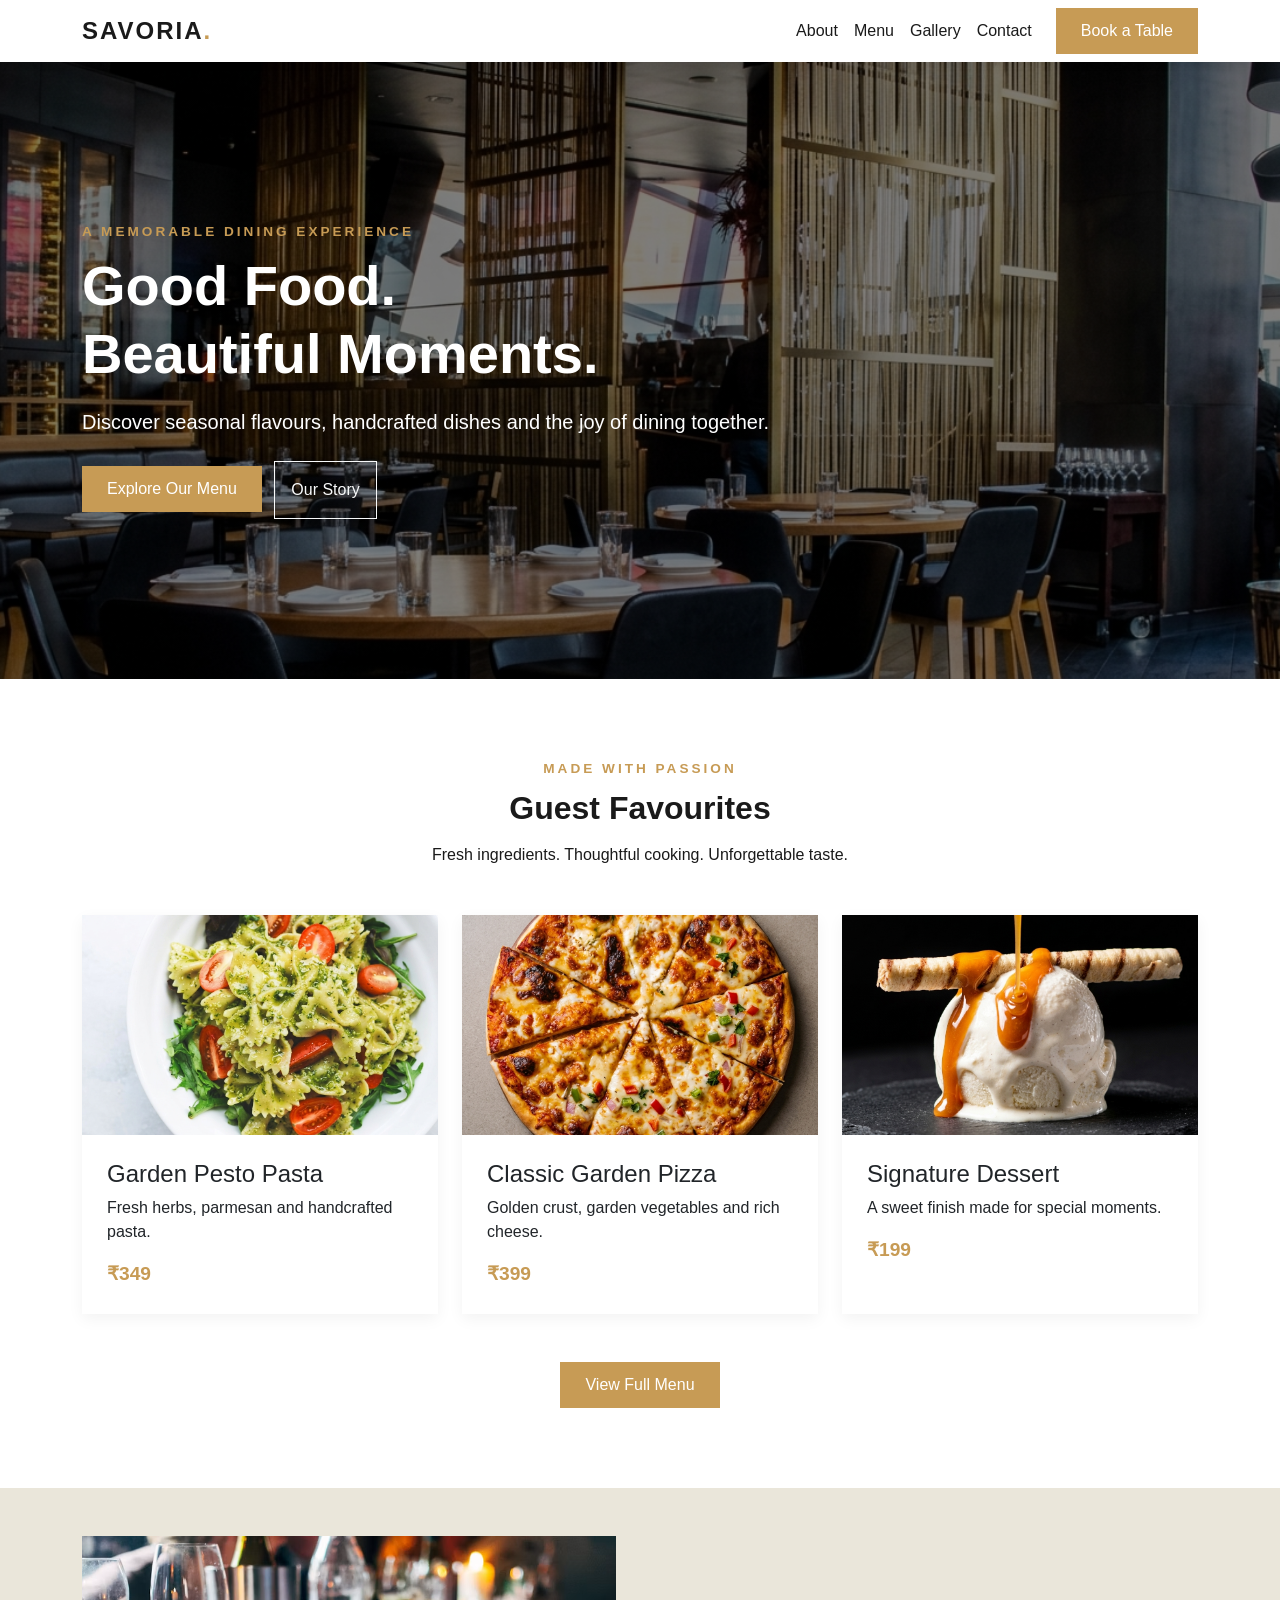
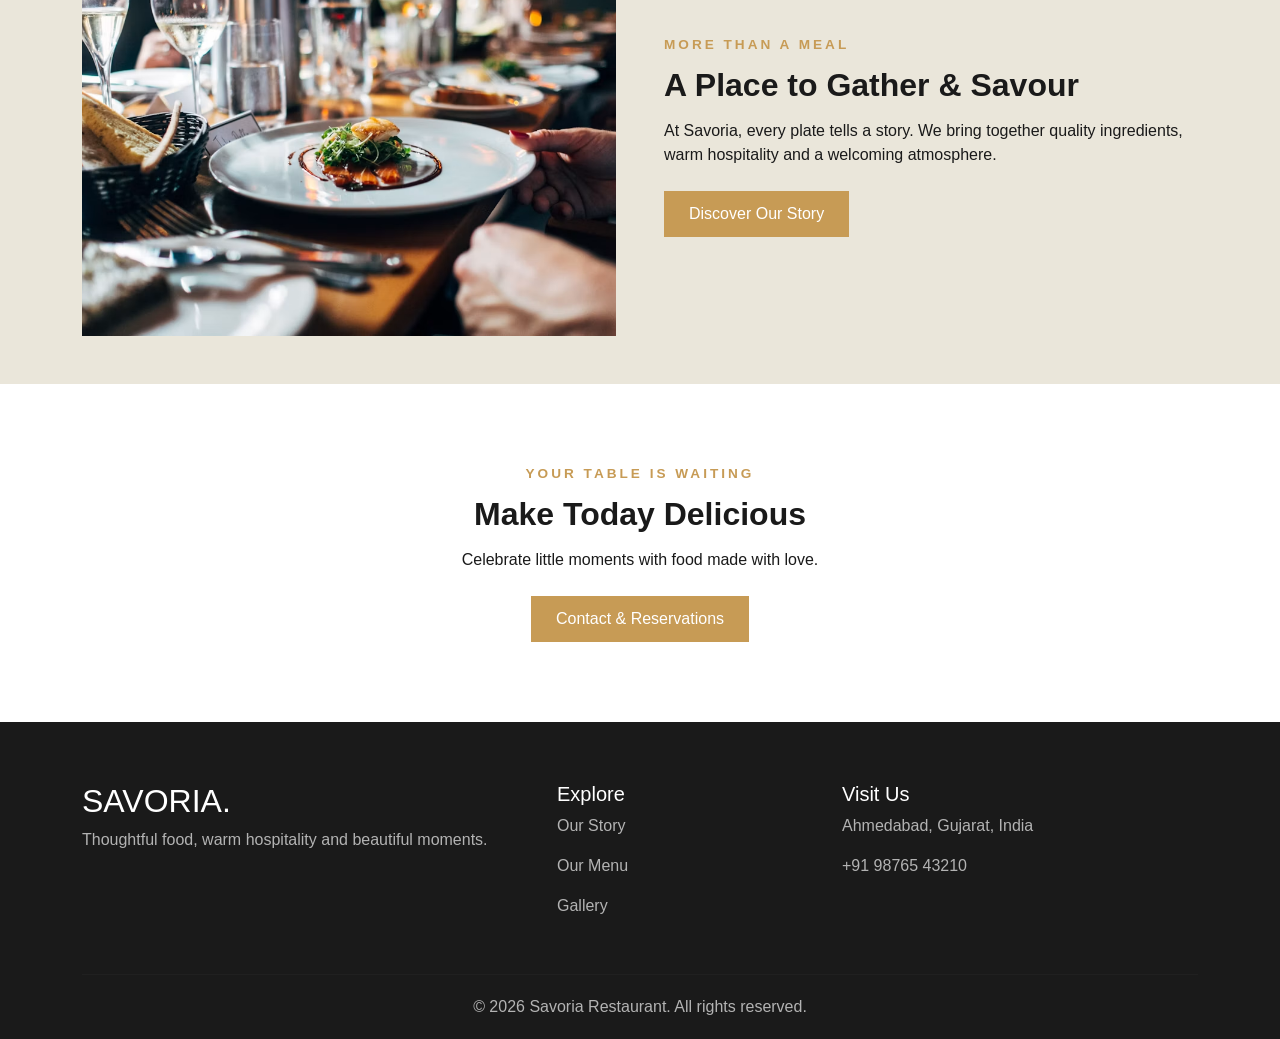
<file: index.html>
<!DOCTYPE html>
<html lang="en">
<head>
  <meta charset="UTF-8">
  <meta name="viewport" content="width=device-width, initial-scale=1">
  <title>Savoria | Fine Dining Experience</title>
  <link href="https://cdn.jsdelivr.net/npm/bootstrap@5.3.3/dist/css/bootstrap.min.css" rel="stylesheet">
  <link rel="stylesheet" href="css/style.css">
</head>
<body>

<nav class="navbar navbar-expand-lg sticky-top">
  <div class="container">
    <a class="navbar-brand" href="index.html">SAVORIA<span class="brand-dot">.</span></a>
    <button class="navbar-toggler" type="button" data-bs-toggle="collapse" data-bs-target="#nav"
      aria-controls="nav" aria-expanded="false" aria-label="Toggle navigation">
      <span class="navbar-toggler-icon"></span>
    </button>
    <div class="collapse navbar-collapse" id="nav">
      <ul class="navbar-nav ms-auto align-items-lg-center">
        <li class="nav-item"><a class="nav-link" href="About.html">About</a></li>
        <li class="nav-item"><a class="nav-link" href="Menu.html">Menu</a></li>
        <li class="nav-item"><a class="nav-link" href="Gallery.html">Gallery</a></li>
        <li class="nav-item"><a class="nav-link" href="Contact.html">Contact</a></li>
        <li class="nav-item ms-lg-3"><a class="btn-savoria" href="Contact.html">Book a Table</a></li>
      </ul>
    </div>
  </div>
</nav>

<header class="hero">
  <div class="container">
    <div class="hero-content">
      <p class="eyebrow">A memorable dining experience</p>
      <h1>Good Food.<br>Beautiful Moments.</h1>
      <p class="fs-5 mb-4">Discover seasonal flavours, handcrafted dishes and the joy of dining together.</p>
      <a href="Menu.html" class="btn-savoria me-2">Explore Our Menu</a>
      <a href="About.html" class="btn btn-outline-light rounded-0 p-3">Our Story</a>
    </div>
  </div>
</header>

<section class="section-space">
  <div class="container">
    <div class="text-center mb-5">
      <p class="eyebrow">Made with passion</p>
      <h2 class="section-title">Guest Favourites</h2>
      <p>Fresh ingredients. Thoughtful cooking. Unforgettable taste.</p>
    </div>
    <div class="row g-4">
      <div class="col-md-4">
        <div class="card food-card">
          <img src="image/photo2.png" alt="Fresh pasta">
          <div class="card-body">
            <h3 class="h4">Garden Pesto Pasta</h3>
            <p>Fresh herbs, parmesan and handcrafted pasta.</p>
            <span class="price">₹349</span>
          </div>
        </div>
      </div>
      <div class="col-md-4">
        <div class="card food-card">
          <img src="image/photo3.png" alt="Fresh pizza">
          <div class="card-body">
            <h3 class="h4">Classic Garden Pizza</h3>
            <p>Golden crust, garden vegetables and rich cheese.</p>
            <span class="price">₹399</span>
          </div>
        </div>
      </div>
      <div class="col-md-4">
        <div class="card food-card">
          <img src="image/photo4.png" alt="Dessert">
          <div class="card-body">
            <h3 class="h4">Signature Dessert</h3>
            <p>A sweet finish made for special moments.</p>
            <span class="price">₹199</span>
          </div>
        </div>
      </div>
    </div>
    <div class="text-center mt-5">
      <a href="Menu.html" class="btn-savoria">View Full Menu</a>
    </div>
  </div>
</section>

<section class="py-5 section-warm">
  <div class="container">
    <div class="row align-items-center g-5">
      <div class="col-lg-6">
        <img class="about-image" src="image/photo5.png" alt="Restaurant dining">
      </div>
      <div class="col-lg-6">
        <p class="eyebrow">More than a meal</p>
        <h2 class="section-title">A Place to Gather &amp; Savour</h2>
        <p>At Savoria, every plate tells a story. We bring together quality ingredients, warm hospitality and a welcoming atmosphere.</p>
        <a href="About.html" class="btn-savoria mt-2">Discover Our Story</a>
      </div>
    </div>
  </div>
</section>

<section class="section-space text-center">
  <div class="container">
    <p class="eyebrow">Your table is waiting</p>
    <h2 class="section-title">Make Today Delicious</h2>
    <p class="mb-4">Celebrate little moments with food made with love.</p>
    <a href="Contact.html" class="btn-savoria">Contact &amp; Reservations</a>
  </div>
</section>

<footer>
  <div class="container">
    <div class="row g-4">
      <div class="col-md-5">
        <h2>SAVORIA.</h2>
        <p>Thoughtful food, warm hospitality and beautiful moments.</p>
      </div>
      <div class="col-md-3">
        <h5>Explore</h5>
        <p><a href="About.html">Our Story</a></p>
        <p><a href="Menu.html">Our Menu</a></p>
        <p><a href="Gallery.html">Gallery</a></p>
      </div>
      <div class="col-md-4">
        <h5>Visit Us</h5>
        <p>Ahmedabad, Gujarat, India</p>
        <p><a href="tel:+919876543210">+91 98765 43210</a></p>
      </div>
    </div>
    <hr>
    <p class="text-center mb-0">© 2026 Savoria Restaurant. All rights reserved.</p>
  </div>
</footer>

<script src="https://cdn.jsdelivr.net/npm/bootstrap@5.3.3/dist/js/bootstrap.bundle.min.js"></script>
</body>
</html>
</file>
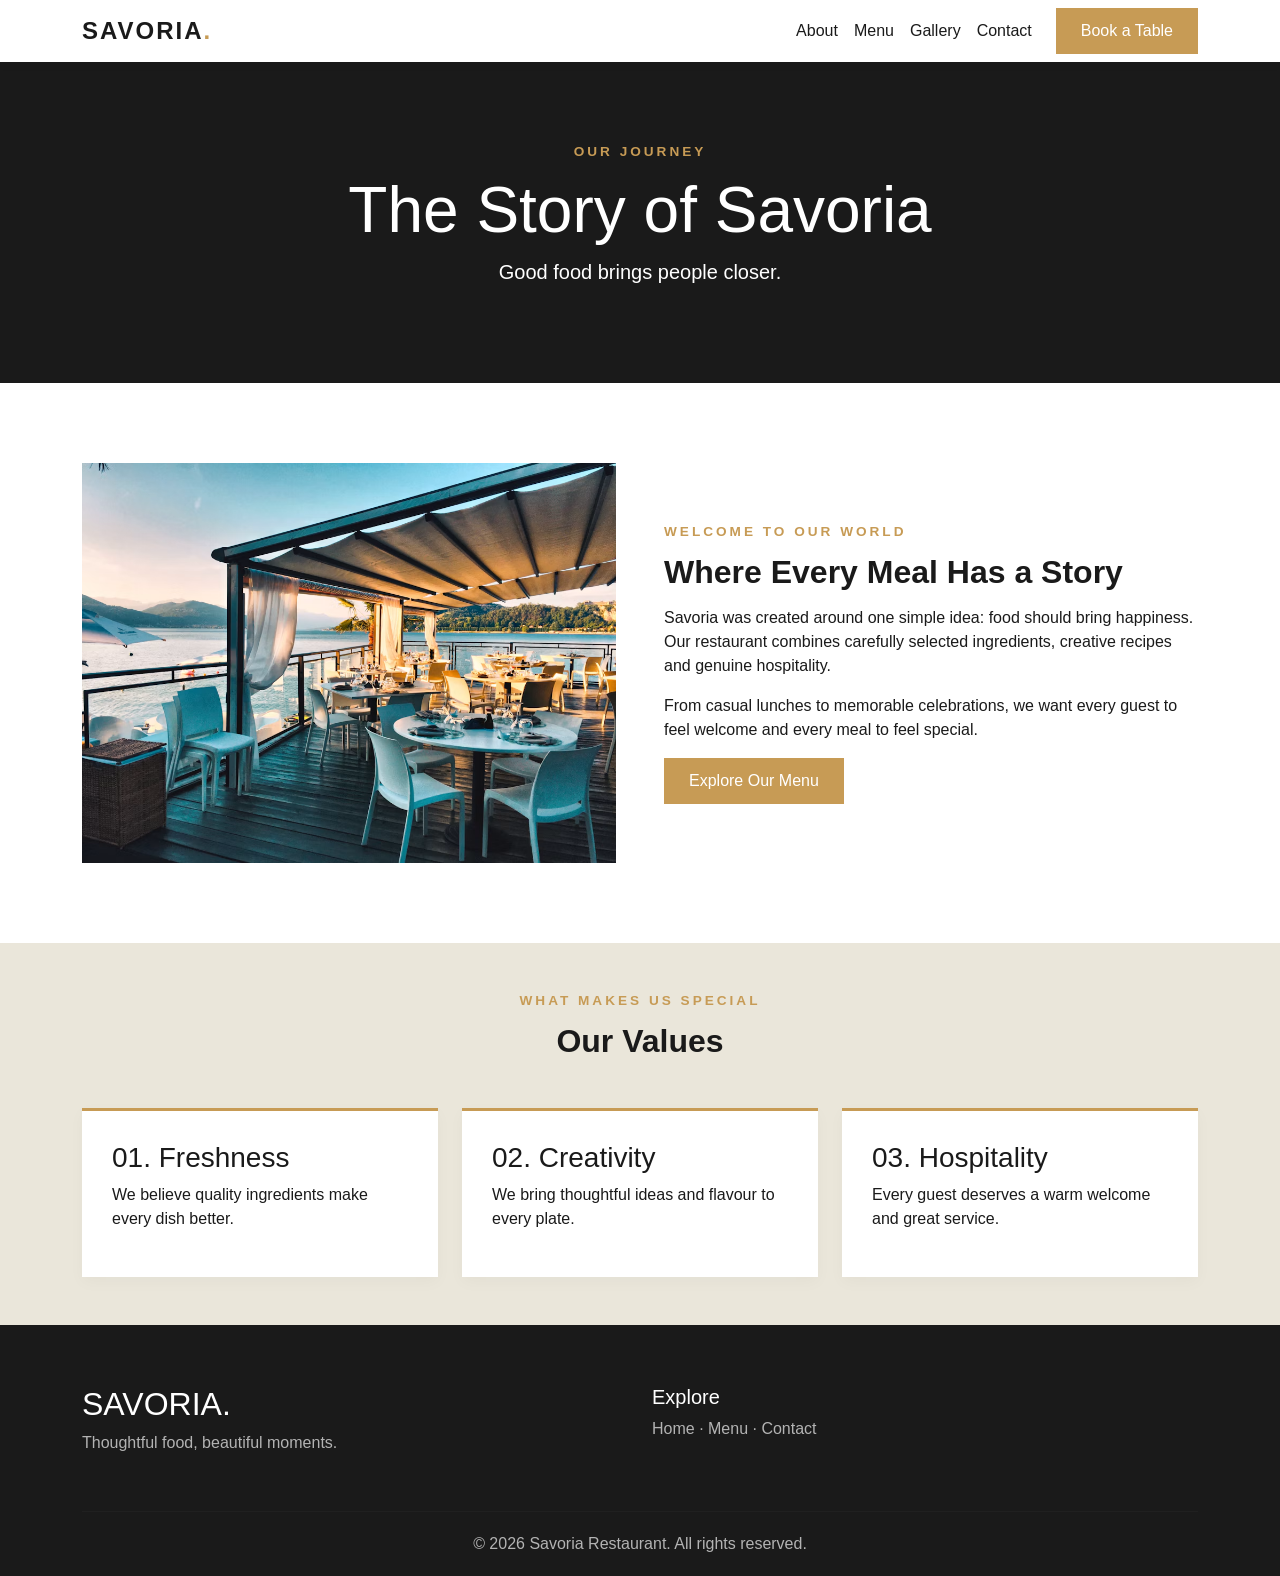
<file: About.html>
<!DOCTYPE html>
<html lang="en">
<head>
  <meta charset="UTF-8">
  <meta name="viewport" content="width=device-width, initial-scale=1">
  <title>Our Story | Savoria</title>
  <link href="https://cdn.jsdelivr.net/npm/bootstrap@5.3.3/dist/css/bootstrap.min.css" rel="stylesheet">
  <link rel="stylesheet" href="css/style.css">
</head>
<body>

<nav class="navbar navbar-expand-lg sticky-top">
  <div class="container">
    <a class="navbar-brand" href="index.html">SAVORIA<span class="brand-dot">.</span></a>
    <button class="navbar-toggler" type="button" data-bs-toggle="collapse" data-bs-target="#nav"
      aria-controls="nav" aria-expanded="false" aria-label="Toggle navigation">
      <span class="navbar-toggler-icon"></span>
    </button>
    <div class="collapse navbar-collapse" id="nav">
      <ul class="navbar-nav ms-auto align-items-lg-center">
        <li class="nav-item"><a class="nav-link" href="About.html">About</a></li>
        <li class="nav-item"><a class="nav-link" href="Menu.html">Menu</a></li>
        <li class="nav-item"><a class="nav-link" href="Gallery.html">Gallery</a></li>
        <li class="nav-item"><a class="nav-link" href="Contact.html">Contact</a></li>
        <li class="nav-item ms-lg-3"><a class="btn-savoria" href="Contact.html">Book a Table</a></li>
      </ul>
    </div>
  </div>
</nav>

<header class="page-banner">
  <div class="container">
    <p class="eyebrow">Our journey</p>
    <h1 class="display-3">The Story of Savoria</h1>
    <p class="fs-5">Good food brings people closer.</p>
  </div>
</header>

<section class="section-space">
  <div class="container">
    <div class="row align-items-center g-5">
      <div class="col-lg-6"><img class="about-image" src="image/photo6.png" alt="Beautiful restaurant interior"></div>
      <div class="col-lg-6">
        <p class="eyebrow">Welcome to our world</p>
        <h2 class="section-title">Where Every Meal Has a Story</h2>
        <p>Savoria was created around one simple idea: food should bring happiness. Our restaurant combines carefully selected ingredients, creative recipes and genuine hospitality.</p>
        <p>From casual lunches to memorable celebrations, we want every guest to feel welcome and every meal to feel special.</p>
        <a href="Menu.html" class="btn-savoria">Explore Our Menu</a>
      </div>
    </div>
  </div>
</section>

<section class="py-5 section-warm">
  <div class="container">
    <div class="text-center mb-5"><p class="eyebrow">What makes us special</p><h2 class="section-title">Our Values</h2></div>
    <div class="row g-4">
      <div class="col-md-4"><div class="feature-box"><h3>01. Freshness</h3><p>We believe quality ingredients make every dish better.</p></div></div>
      <div class="col-md-4"><div class="feature-box"><h3>02. Creativity</h3><p>We bring thoughtful ideas and flavour to every plate.</p></div></div>
      <div class="col-md-4"><div class="feature-box"><h3>03. Hospitality</h3><p>Every guest deserves a warm welcome and great service.</p></div></div>
    </div>
  </div>
</section>

<footer><div class="container"><div class="row g-4"><div class="col-md-6"><h2>SAVORIA.</h2><p>Thoughtful food, beautiful moments.</p></div><div class="col-md-6"><h5>Explore</h5><a href="index.html">Home</a> · <a href="Menu.html">Menu</a> · <a href="Contact.html">Contact</a></div></div><hr><p class="text-center mb-0">© 2026 Savoria Restaurant. All rights reserved.</p></div></footer>
<script src="https://cdn.jsdelivr.net/npm/bootstrap@5.3.3/dist/js/bootstrap.bundle.min.js"></script>
</body>
</html>
</file>
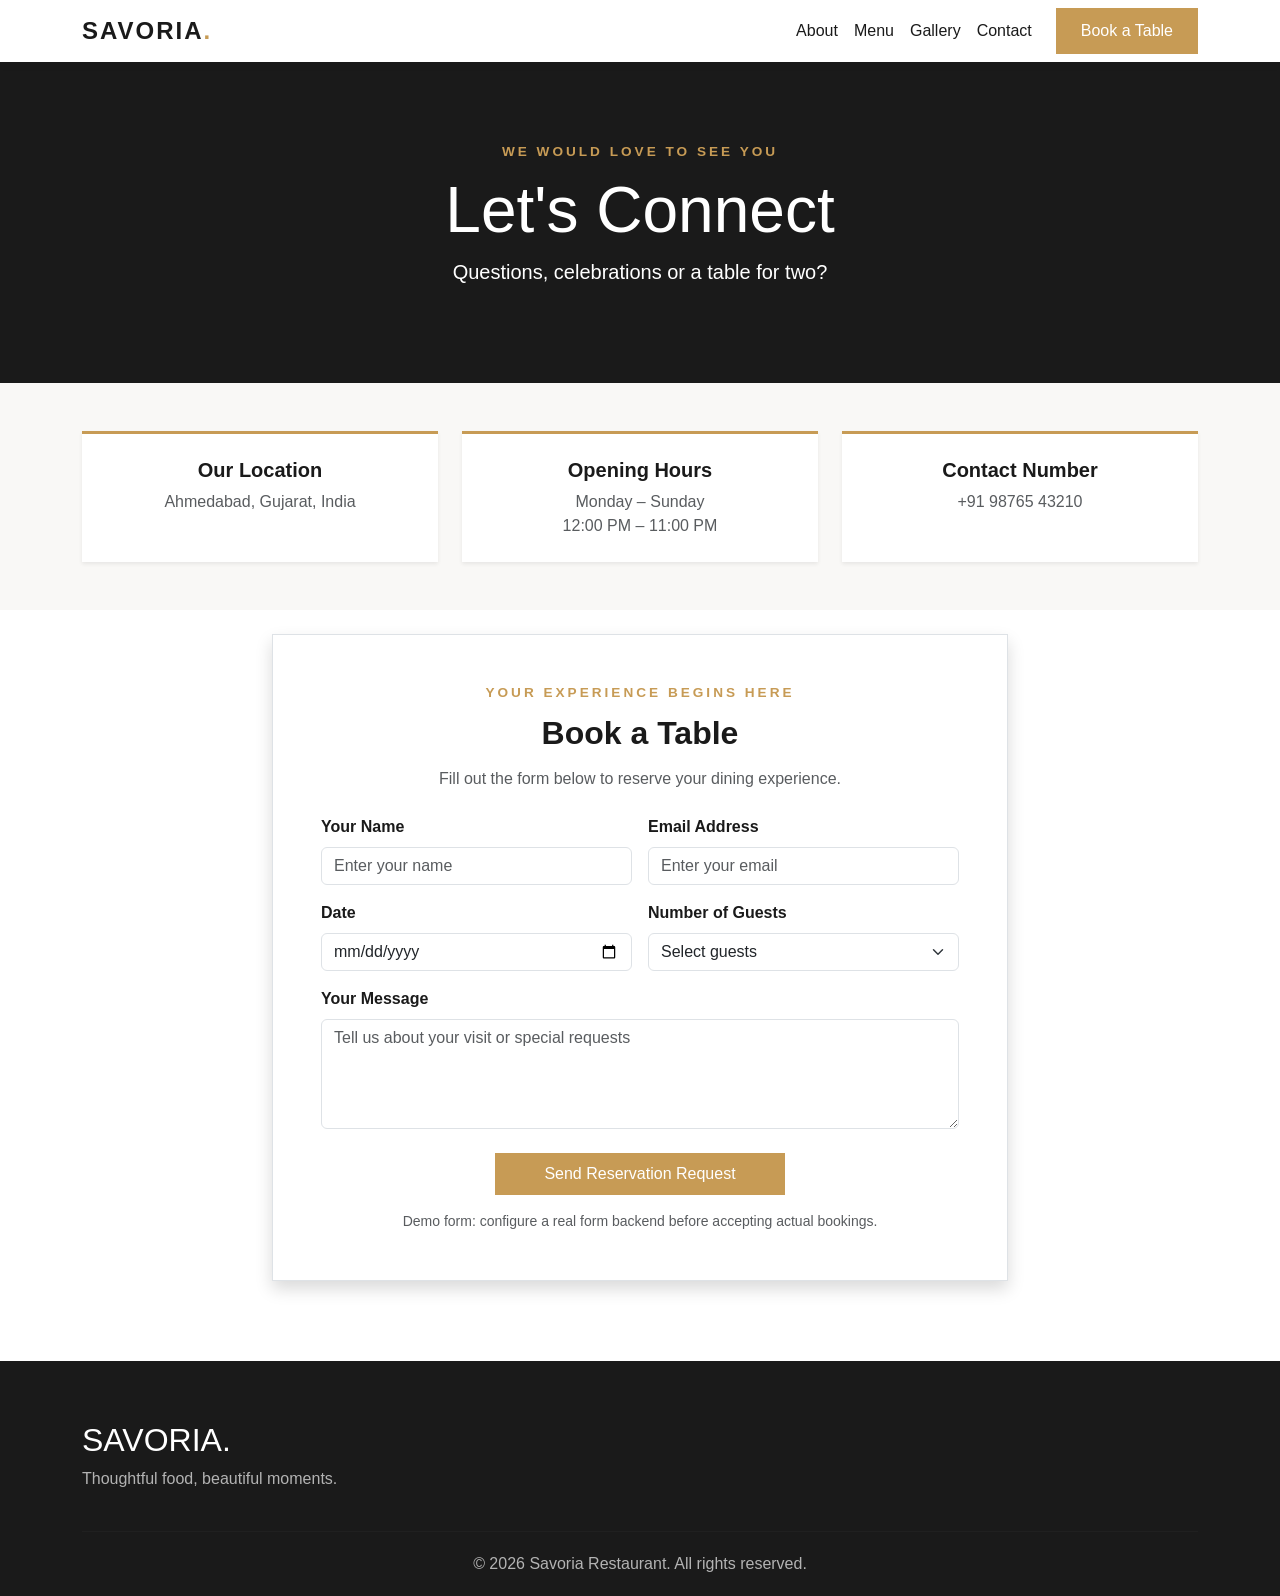
<file: Contact.html>
<!DOCTYPE html>
<html lang="en">
<head>
  <meta charset="UTF-8">
  <meta name="viewport" content="width=device-width, initial-scale=1">
  <title>Contact Us | Savoria</title>
  <link href="https://cdn.jsdelivr.net/npm/bootstrap@5.3.3/dist/css/bootstrap.min.css" rel="stylesheet">
  <link rel="stylesheet" href="css/style.css">
</head>
<body>

<nav class="navbar navbar-expand-lg sticky-top">
  <div class="container">
    <a class="navbar-brand" href="index.html">SAVORIA<span class="brand-dot">.</span></a>
    <button class="navbar-toggler" type="button" data-bs-toggle="collapse" data-bs-target="#nav"
      aria-controls="nav" aria-expanded="false" aria-label="Toggle navigation">
      <span class="navbar-toggler-icon"></span>
    </button>
    <div class="collapse navbar-collapse" id="nav">
      <ul class="navbar-nav ms-auto align-items-lg-center">
        <li class="nav-item"><a class="nav-link" href="About.html">About</a></li>
        <li class="nav-item"><a class="nav-link" href="Menu.html">Menu</a></li>
        <li class="nav-item"><a class="nav-link" href="Gallery.html">Gallery</a></li>
        <li class="nav-item"><a class="nav-link" href="Contact.html">Contact</a></li>
        <li class="nav-item ms-lg-3"><a class="btn-savoria" href="Contact.html">Book a Table</a></li>
      </ul>
    </div>
  </div>
</nav>

<header class="page-banner">
  <div class="container">
    <p class="eyebrow">We would love to see you</p>
    <h1 class="display-3">Let's Connect</h1>
    <p class="fs-5">Questions, celebrations or a table for two?</p>
  </div>
</header>

<section class="py-5 contact-section">
  <div class="container">
    <div class="row g-4 text-center">
      <div class="col-md-4"><div class="p-4 bg-white shadow-sm h-100 border-top border-3 accent-border"><h4 class="h5 fw-bold mb-2">Our Location</h4><p class="text-muted mb-0">Ahmedabad, Gujarat, India</p></div></div>
      <div class="col-md-4"><div class="p-4 bg-white shadow-sm h-100 border-top border-3 accent-border"><h4 class="h5 fw-bold mb-2">Opening Hours</h4><p class="text-muted mb-0">Monday – Sunday<br>12:00 PM – 11:00 PM</p></div></div>
      <div class="col-md-4"><div class="p-4 bg-white shadow-sm h-100 border-top border-3 accent-border"><h4 class="h5 fw-bold mb-2">Contact Number</h4><p class="text-muted mb-0"><a href="tel:+919876543210">+91 98765 43210</a></p></div></div>
    </div>
  </div>
</section>

<section class="section-space pt-4" id="reservation">
  <div class="container">
    <div class="row justify-content-center">
      <div class="col-lg-8">
        <div class="p-4 p-md-5 bg-white shadow border">
          <div class="text-center mb-4">
            <p class="eyebrow">Your experience begins here</p>
            <h2 class="section-title">Book a Table</h2>
            <p class="text-muted">Fill out the form below to reserve your dining experience.</p>
          </div>
          <form action="#" method="post">
            <div class="row g-3">
              <div class="col-md-6"><label for="guest-name" class="form-label fw-semibold">Your Name</label><input id="guest-name" type="text" class="form-control" name="Name" placeholder="Enter your name" required></div>
              <div class="col-md-6"><label for="guest-email" class="form-label fw-semibold">Email Address</label><input id="guest-email" type="email" class="form-control" name="Email" placeholder="Enter your email" required></div>
              <div class="col-md-6"><label for="booking-date" class="form-label fw-semibold">Date</label><input id="booking-date" type="date" class="form-control" name="Date" required></div>
              <div class="col-md-6"><label for="guest-count" class="form-label fw-semibold">Number of Guests</label><select id="guest-count" class="form-select" name="Guests" required><option value="">Select guests</option><option>1 Guest</option><option>2 Guests</option><option>3 Guests</option><option>4 Guests</option><option>5+ Guests</option></select></div>
              <div class="col-12"><label for="guest-message" class="form-label fw-semibold">Your Message</label><textarea id="guest-message" class="form-control" name="Message" rows="4" placeholder="Tell us about your visit or special requests"></textarea></div>
              <div class="col-12 text-center mt-4"><button type="submit" class="btn-savoria px-5 py-2">Send Reservation Request</button></div>
            </div>
          </form>
          <p class="text-muted small text-center mt-3 mb-0">Demo form: configure a real form backend before accepting actual bookings.</p>
        </div>
      </div>
    </div>
  </div>
</section>

<footer><div class="container"><h2>SAVORIA.</h2><p>Thoughtful food, beautiful moments.</p><hr><p class="text-center mb-0">© 2026 Savoria Restaurant. All rights reserved.</p></div></footer>
<script src="https://cdn.jsdelivr.net/npm/bootstrap@5.3.3/dist/js/bootstrap.bundle.min.js"></script>
</body>
</html>
</file>
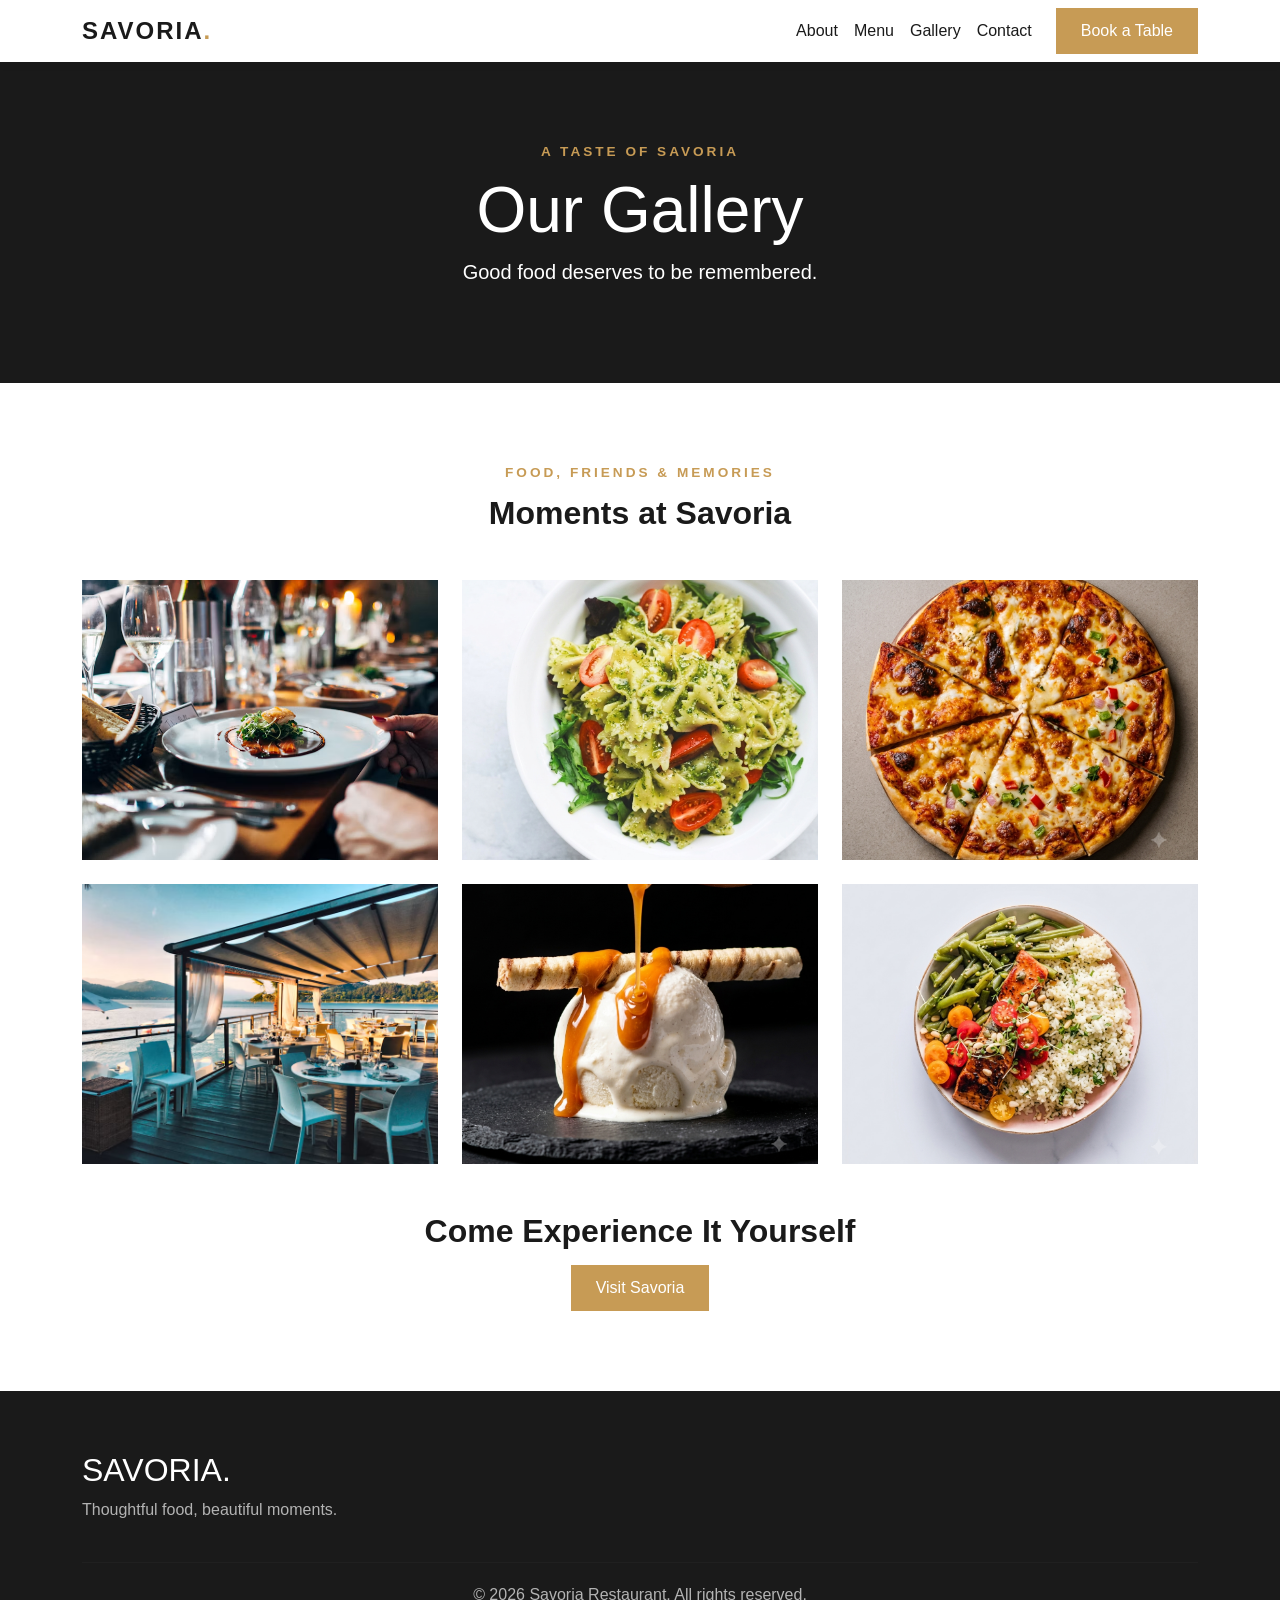
<file: Gallery.html>
<!DOCTYPE html>
<html lang="en">
<head>
  <meta charset="UTF-8">
  <meta name="viewport" content="width=device-width, initial-scale=1">
  <title>Gallery | Savoria</title>
  <link href="https://cdn.jsdelivr.net/npm/bootstrap@5.3.3/dist/css/bootstrap.min.css" rel="stylesheet">
  <link rel="stylesheet" href="css/style.css">
</head>
<body>

<nav class="navbar navbar-expand-lg sticky-top">
  <div class="container">
    <a class="navbar-brand" href="index.html">SAVORIA<span class="brand-dot">.</span></a>
    <button class="navbar-toggler" type="button" data-bs-toggle="collapse" data-bs-target="#nav"
      aria-controls="nav" aria-expanded="false" aria-label="Toggle navigation">
      <span class="navbar-toggler-icon"></span>
    </button>
    <div class="collapse navbar-collapse" id="nav">
      <ul class="navbar-nav ms-auto align-items-lg-center">
        <li class="nav-item"><a class="nav-link" href="About.html">About</a></li>
        <li class="nav-item"><a class="nav-link" href="Menu.html">Menu</a></li>
        <li class="nav-item"><a class="nav-link" href="Gallery.html">Gallery</a></li>
        <li class="nav-item"><a class="nav-link" href="Contact.html">Contact</a></li>
        <li class="nav-item ms-lg-3"><a class="btn-savoria" href="Contact.html">Book a Table</a></li>
      </ul>
    </div>
  </div>
</nav>

<header class="page-banner">
  <div class="container">
    <p class="eyebrow">A taste of Savoria</p>
    <h1 class="display-3">Our Gallery</h1>
    <p class="fs-5">Good food deserves to be remembered.</p>
  </div>
</header>

<section class="section-space">
  <div class="container">
    <div class="text-center mb-5"><p class="eyebrow">Food, friends &amp; memories</p><h2 class="section-title">Moments at Savoria</h2></div>
    <div class="row g-4">
      <div class="col-md-4 col-sm-6"><img class="gallery-img" src="image/photo10.png" alt="Fine dining table"></div>
      <div class="col-md-4 col-sm-6"><img class="gallery-img" src="image/photo2.png" alt="Fresh pasta"></div>
      <div class="col-md-4 col-sm-6"><img class="gallery-img" src="image/photo3.png" alt="Italian pizza"></div>
      <div class="col-md-4 col-sm-6"><img class="gallery-img" src="image/photo11.png" alt="Restaurant interior"></div>
      <div class="col-md-4 col-sm-6"><img class="gallery-img" src="image/photo4.png" alt="Dessert"></div>
      <div class="col-md-4 col-sm-6"><img class="gallery-img" src="image/photo7.png" alt="Fresh salad"></div>
    </div>
    <div class="text-center mt-5"><h2 class="section-title">Come Experience It Yourself</h2><a href="Contact.html" class="btn-savoria">Visit Savoria</a></div>
  </div>
</section>

<footer><div class="container"><h2>SAVORIA.</h2><p>Thoughtful food, beautiful moments.</p><hr><p class="text-center mb-0">© 2026 Savoria Restaurant. All rights reserved.</p></div></footer>
<script src="https://cdn.jsdelivr.net/npm/bootstrap@5.3.3/dist/js/bootstrap.bundle.min.js"></script>
</body>
</html>
</file>
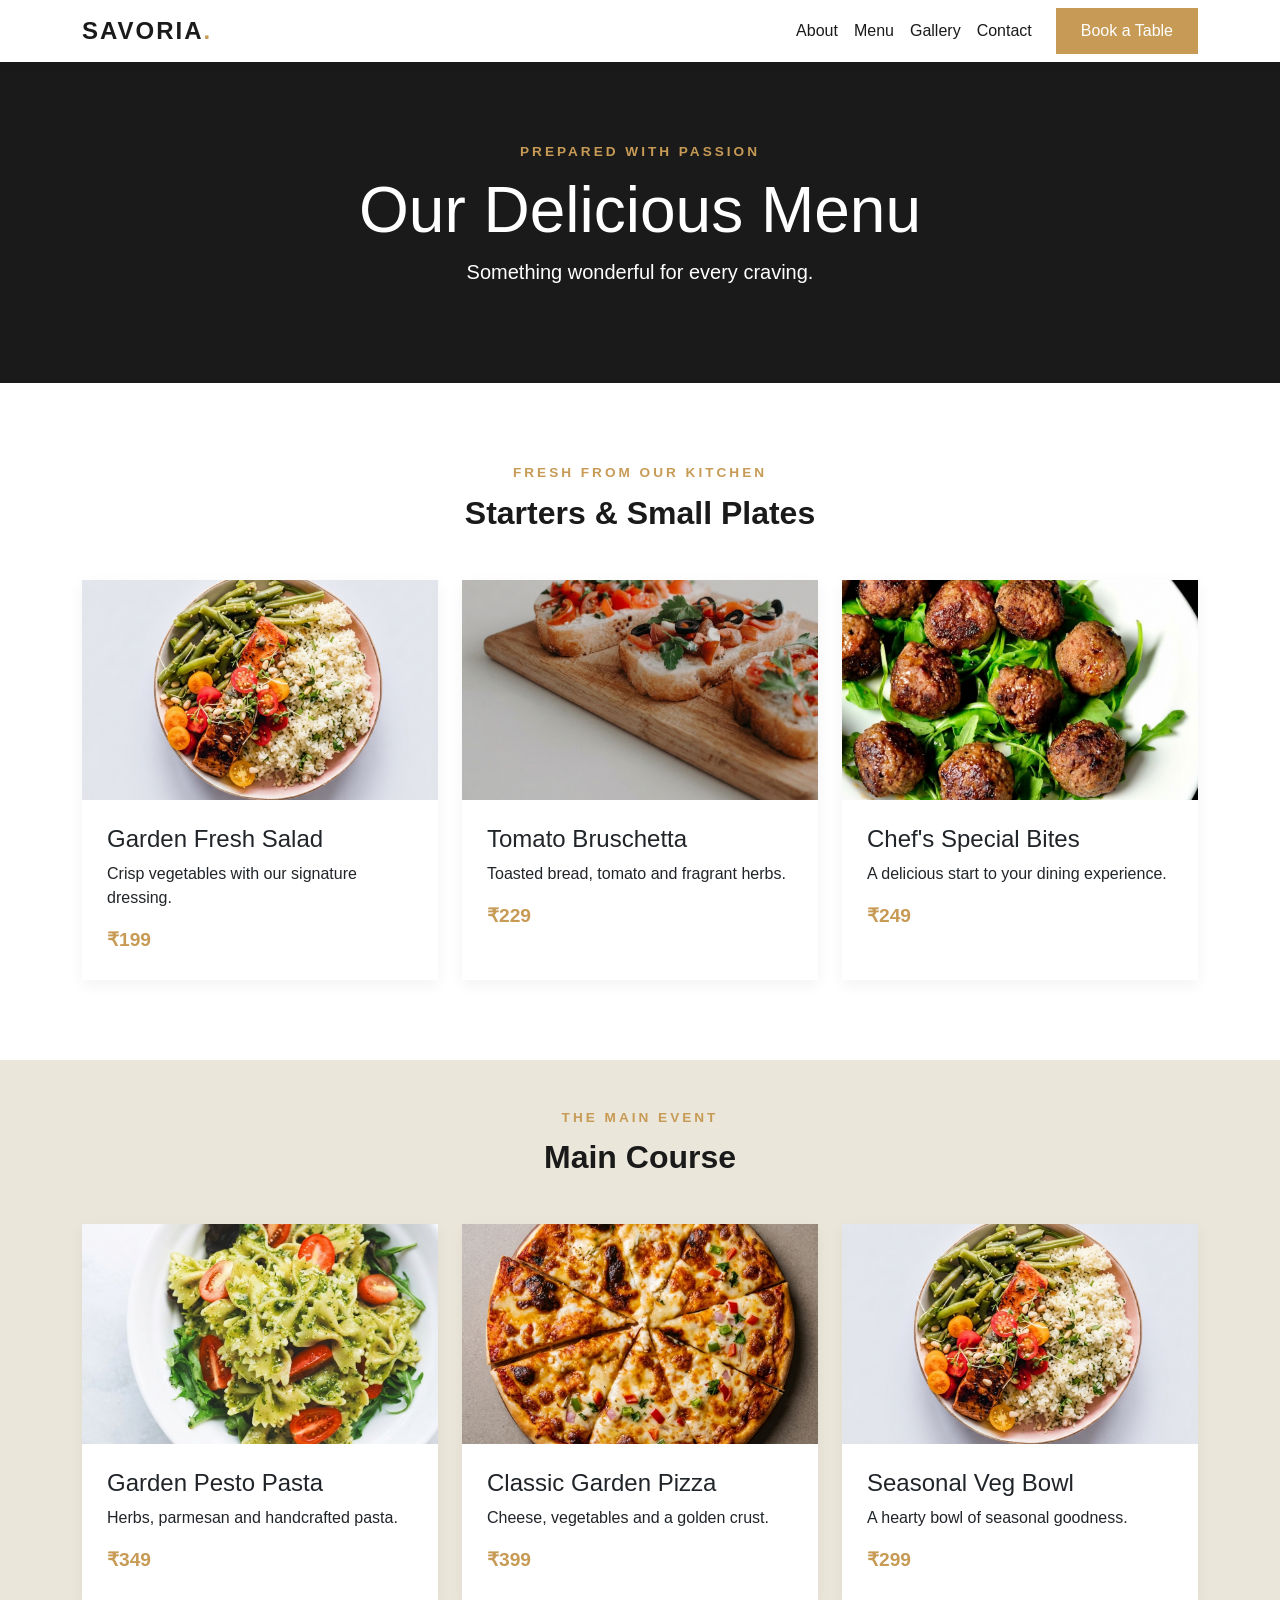
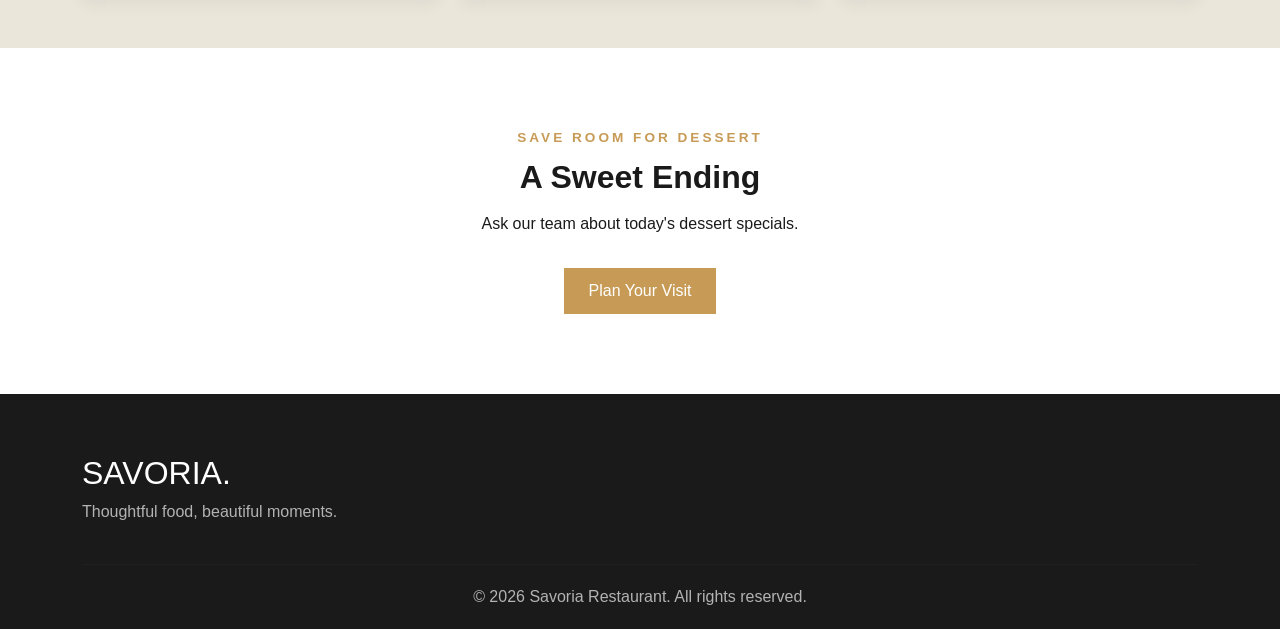
<file: Menu.html>
<!DOCTYPE html>
<html lang="en">
<head>
  <meta charset="UTF-8">
  <meta name="viewport" content="width=device-width, initial-scale=1">
  <title>Our Menu | Savoria</title>
  <link href="https://cdn.jsdelivr.net/npm/bootstrap@5.3.3/dist/css/bootstrap.min.css" rel="stylesheet">
  <link rel="stylesheet" href="css/style.css">
</head>
<body>

<nav class="navbar navbar-expand-lg sticky-top">
  <div class="container">
    <a class="navbar-brand" href="index.html">SAVORIA<span class="brand-dot">.</span></a>
    <button class="navbar-toggler" type="button" data-bs-toggle="collapse" data-bs-target="#nav"
      aria-controls="nav" aria-expanded="false" aria-label="Toggle navigation">
      <span class="navbar-toggler-icon"></span>
    </button>
    <div class="collapse navbar-collapse" id="nav">
      <ul class="navbar-nav ms-auto align-items-lg-center">
        <li class="nav-item"><a class="nav-link" href="About.html">About</a></li>
        <li class="nav-item"><a class="nav-link" href="Menu.html">Menu</a></li>
        <li class="nav-item"><a class="nav-link" href="Gallery.html">Gallery</a></li>
        <li class="nav-item"><a class="nav-link" href="Contact.html">Contact</a></li>
        <li class="nav-item ms-lg-3"><a class="btn-savoria" href="Contact.html">Book a Table</a></li>
      </ul>
    </div>
  </div>
</nav>

<header class="page-banner">
  <div class="container">
    <p class="eyebrow">Prepared with passion</p>
    <h1 class="display-3">Our Delicious Menu</h1>
    <p class="fs-5">Something wonderful for every craving.</p>
  </div>
</header>

<section class="section-space">
  <div class="container">
    <div class="text-center mb-5">
      <p class="eyebrow">Fresh from our kitchen</p>
      <h2 class="section-title">Starters &amp; Small Plates</h2>
    </div>
    <div class="row g-4">
      <div class="col-md-4"><div class="card food-card"><img src="image/photo7.png" alt="Fresh salad"><div class="card-body"><h3 class="h4">Garden Fresh Salad</h3><p>Crisp vegetables with our signature dressing.</p><span class="price">₹199</span></div></div></div>
      <div class="col-md-4"><div class="card food-card"><img src="image/photo8.png" alt="Bruschetta"><div class="card-body"><h3 class="h4">Tomato Bruschetta</h3><p>Toasted bread, tomato and fragrant herbs.</p><span class="price">₹229</span></div></div></div>
      <div class="col-md-4"><div class="card food-card"><img src="image/photo9.png" alt="Appetizer plate"><div class="card-body"><h3 class="h4">Chef's Special Bites</h3><p>A delicious start to your dining experience.</p><span class="price">₹249</span></div></div></div>
    </div>
  </div>
</section>

<section class="py-5 section-warm">
  <div class="container">
    <div class="text-center mb-5">
      <p class="eyebrow">The main event</p>
      <h2 class="section-title">Main Course</h2>
    </div>
    <div class="row g-4">
      <div class="col-md-4"><div class="card food-card"><img src="image/photo2.png" alt="Pasta"><div class="card-body"><h3 class="h4">Garden Pesto Pasta</h3><p>Herbs, parmesan and handcrafted pasta.</p><span class="price">₹349</span></div></div></div>
      <div class="col-md-4"><div class="card food-card"><img src="image/photo3.png" alt="Pizza"><div class="card-body"><h3 class="h4">Classic Garden Pizza</h3><p>Cheese, vegetables and a golden crust.</p><span class="price">₹399</span></div></div></div>
      <div class="col-md-4"><div class="card food-card"><img src="image/photo7.png" alt="Vegetable bowl"><div class="card-body"><h3 class="h4">Seasonal Veg Bowl</h3><p>A hearty bowl of seasonal goodness.</p><span class="price">₹299</span></div></div></div>
    </div>
  </div>
</section>

<section class="section-space">
  <div class="container text-center">
    <p class="eyebrow">Save room for dessert</p>
    <h2 class="section-title">A Sweet Ending</h2>
    <p>Ask our team about today's dessert specials.</p>
    <a href="Contact.html" class="btn-savoria mt-3">Plan Your Visit</a>
  </div>
</section>

<footer><div class="container"><h2>SAVORIA.</h2><p>Thoughtful food, beautiful moments.</p><hr><p class="text-center mb-0">© 2026 Savoria Restaurant. All rights reserved.</p></div></footer>
<script src="https://cdn.jsdelivr.net/npm/bootstrap@5.3.3/dist/js/bootstrap.bundle.min.js"></script>
</body>
</html>
</file>
<file: css/style.css>
/* Savoria Fine Dining Theme */
:root {
  --primary-color: #1a1a1a;
  --accent-color: #c79b55;
  --bg-light: #eae6da;
  --text-muted: #666666;
}

* { box-sizing: border-box; }

body {
  margin: 0;
  font-family: 'Segoe UI', Tahoma, Geneva, Verdana, sans-serif;
  color: var(--primary-color);
  background-color: #ffffff;
}

.navbar {
  background-color: #ffffff;
  box-shadow: 0 2px 10px rgba(0, 0, 0, 0.05);
}

.navbar-brand {
  font-weight: 700;
  letter-spacing: 2px;
  font-size: 1.5rem;
  color: var(--primary-color) !important;
}

.brand-dot { color: var(--accent-color); }

.nav-link {
  color: var(--primary-color) !important;
  font-weight: 500;
  transition: color 0.3s ease;
}

.nav-link:hover, .nav-link.active {
  color: var(--accent-color) !important;
}

.navbar-toggler { border-radius: 0; }
.navbar-toggler:focus { box-shadow: 0 0 0 0.15rem rgba(199, 155, 85, 0.35); }

.btn-savoria {
  background-color: var(--accent-color);
  color: #ffffff;
  padding: 10px 24px;
  border-radius: 0;
  font-weight: 500;
  text-decoration: none;
  display: inline-block;
  border: 1px solid var(--accent-color);
  transition: background-color 0.3s ease, border-color 0.3s ease;
}

.btn-savoria:hover {
  background-color: #b08544;
  border-color: #b08544;
  color: #ffffff;
}

.hero {
  background: linear-gradient(rgba(0, 0, 0, 0.5), rgba(0, 0, 0, 0.5)), url('../image/photo1.png') center/cover no-repeat;
  color: #ffffff;
  padding: 160px 0;
}

.hero-content { max-width: 700px; }

.hero-content h1 {
  font-size: clamp(2.5rem, 5vw, 3.5rem);
  font-weight: 700;
  margin-bottom: 20px;
}

.eyebrow {
  text-transform: uppercase;
  letter-spacing: 3px;
  font-size: 0.85rem;
  color: var(--accent-color);
  font-weight: 600;
  margin-bottom: 10px;
}

.section-space { padding: 80px 0; }
.section-title { font-weight: 700; margin-bottom: 15px; }
.section-warm { background: var(--bg-light); }

.food-card {
  border: none;
  border-radius: 0;
  box-shadow: 0 5px 15px rgba(0, 0, 0, 0.05);
  transition: transform 0.3s ease;
  height: 100%;
}

.food-card:hover { transform: translateY(-5px); }

.food-card img {
  height: 220px;
  width: 100%;
  object-fit: cover;
  border-radius: 0;
}

.food-card .card-body { padding: 25px; }

.price {
  font-weight: 700;
  color: var(--accent-color);
  font-size: 1.2rem;
  display: block;
  margin-top: 10px;
}

.feature-box {
  background: #ffffff;
  padding: 30px;
  box-shadow: 0 5px 15px rgba(0, 0, 0, 0.03);
  height: 100%;
  border-top: 3px solid var(--accent-color);
}

.page-banner {
  background: #1a1a1a;
  color: #ffffff;
  padding: 80px 0;
  text-align: center;
}

.gallery-img {
  width: 100%;
  height: 280px;
  object-fit: cover;
  transition: transform 0.3s ease;
}

.gallery-img:hover { transform: scale(1.03); }

.about-image {
  width: 100%;
  height: 400px;
  object-fit: cover;
}

.contact-section { background-color: #f9f8f6; }
.accent-border { border-color: var(--accent-color) !important; }
.contact-section a { color: inherit; text-decoration: none; }

footer {
  background-color: #1a1a1a;
  color: #b3b3b3;
  padding: 60px 0 20px;
}

footer h2, footer h5 { color: #ffffff; }
footer a {
  color: #b3b3b3;
  text-decoration: none;
  transition: color 0.3s ease;
}
footer a:hover { color: var(--accent-color); }
footer hr {
  border-color: rgba(255, 255, 255, 0.1);
  margin: 40px 0 20px;
}

@media (max-width: 767.98px) {
  .hero { padding: 100px 0; }
  .section-space { padding: 55px 0; }
  .page-banner { padding: 60px 0; }
  .about-image { height: 300px; }
  .navbar-nav { padding: 10px 0; }
  .navbar-nav .nav-item { margin-top: 3px; margin-bottom: 3px; }
}
</file>
